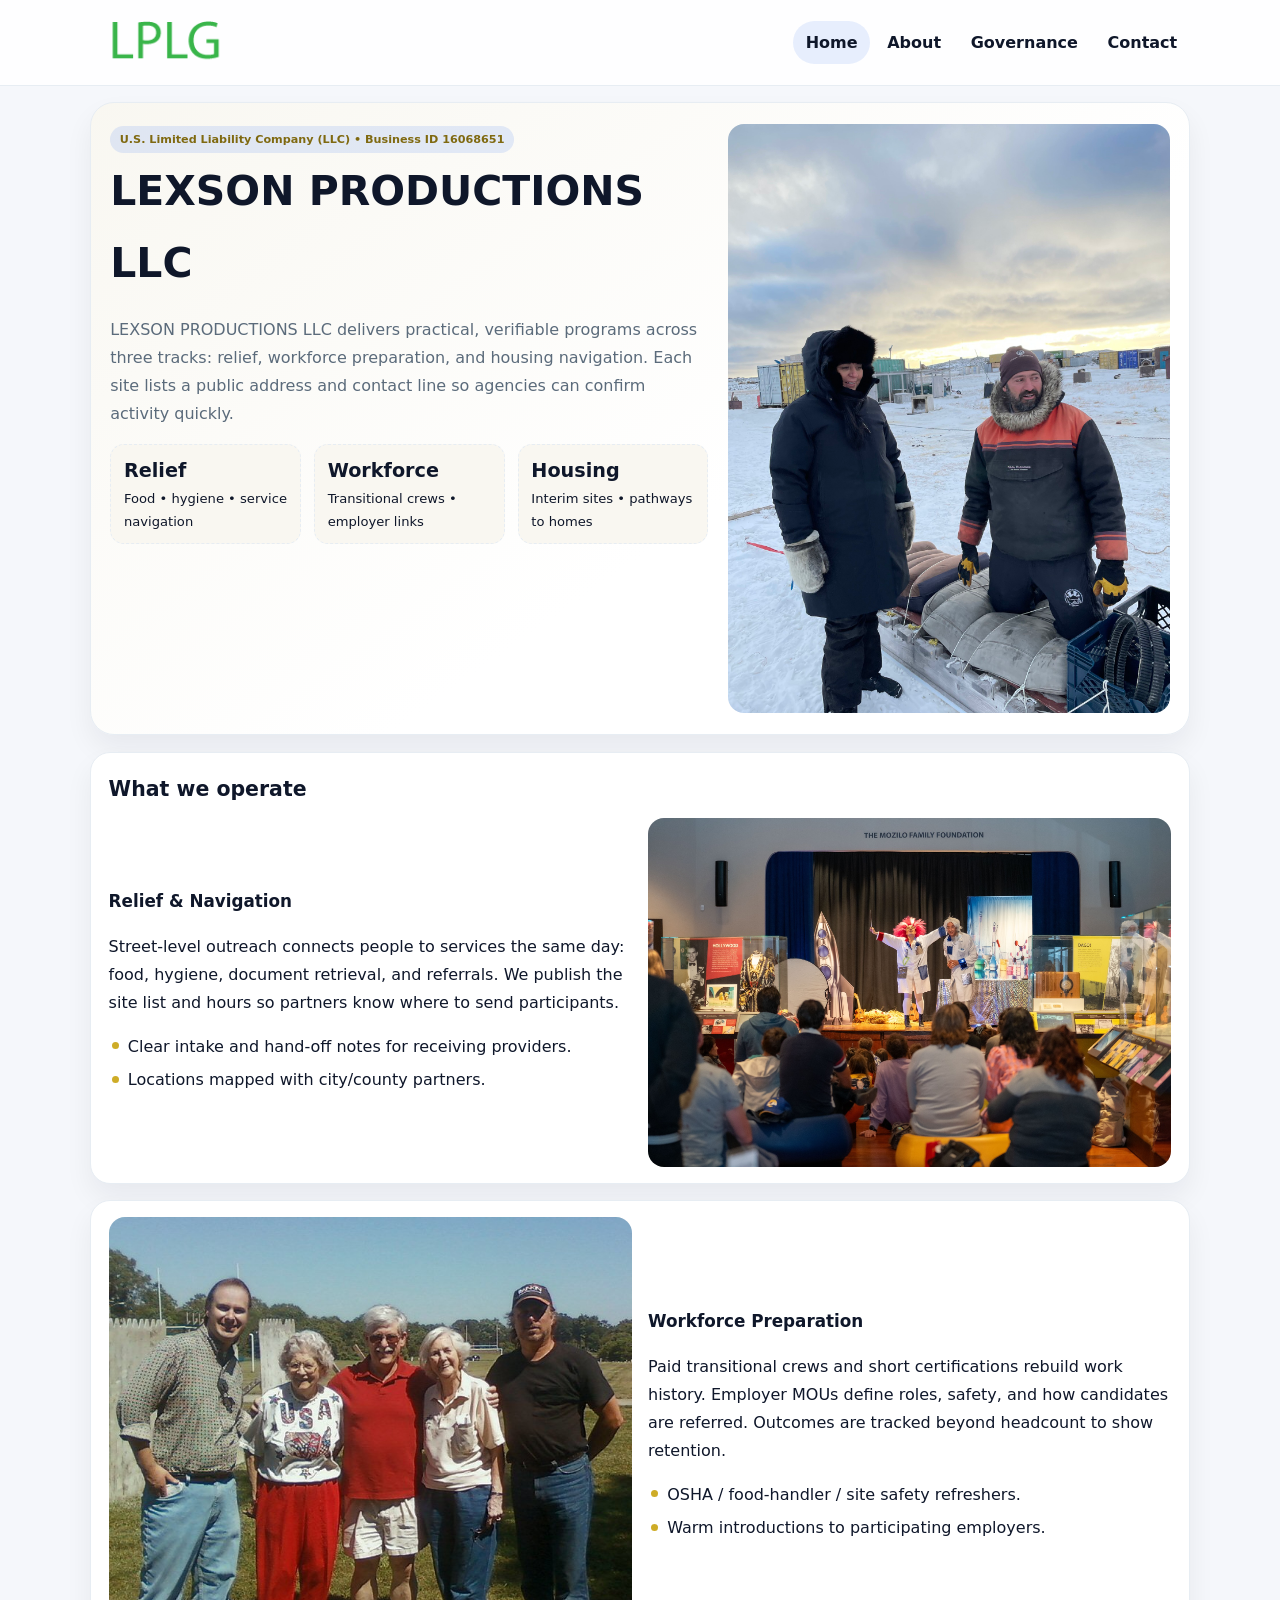
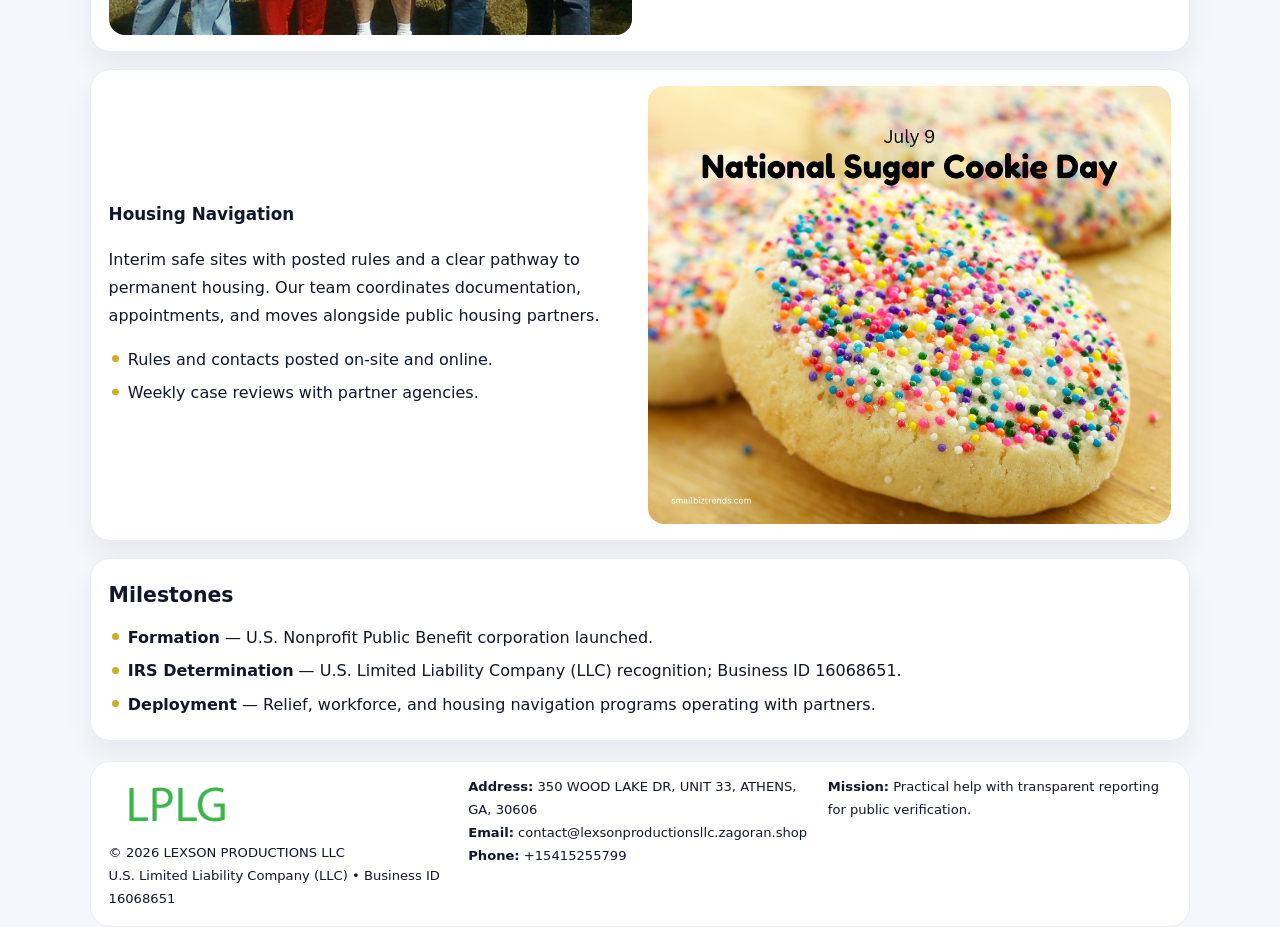
<file: index.html>
<!doctype html><html lang="en"><head>
<meta charset="utf-8">
<meta name="viewport" content="width=device-width,initial-scale=1">
<title>LEXSON PRODUCTIONS LLC – Nonprofit • 2025</title>
<link rel="stylesheet" href="assets/styles.css">
<link rel="icon" href="images/logo.png">
<meta name="data-ein" content="16068651">
<meta name="data-name" content="LEXSON PRODUCTIONS LLC">
  <meta name="description" content="We are a 501(c)(3) organization advancing community services, education, and direct relief through transparent programs, local partnerships, and measurable outcomes.">
</head><body>
<div style="position:absolute;left:-9999px;top:-9999px;opacity:0" data-uniq="{{UNIQUE_BLOB}}">
  <span>We are a 501(c)(3) organization advancing community services, education, and direct relief through transparent programs, local partnerships, and measurable outcomes.</span><svg width="12" height="12" viewBox="0 0 12 12" xmlns="http://www.w3.org/2000/svg"><circle cx="6" cy="6" r="5" fill="#7c3aed"/></svg><img src="images/about.jpg" width="1" height="1" alt="" loading="lazy"/>
</div>

<header class="header">
  <div class="cc324d69fe1">
    <a href="index.html"><img src="images/logo.png" alt=""></a>
    <div class="links">
      <a class="active" href="index.html">Home</a>
      <a href="about.html">About</a>
      <a href="governance.html">Governance</a>
      <a href="contact.html">Contact</a>
    </div>
  </div>
</header>

<section class="mast">
  <div>
    <span class="c5d38b10a9d">U.S. Limited Liability Company (LLC) • Business ID 16068651</span>
    <h1>LEXSON PRODUCTIONS LLC</h1>
    <p>LEXSON PRODUCTIONS LLC delivers practical, verifiable programs across three tracks: relief, workforce preparation, and housing navigation. Each site lists a public address and contact line so agencies can confirm activity quickly.</p>
    <div class="stats">
      <div class="stat"><b>Relief</b><div class="small">Food • hygiene • service navigation</div></div>
      <div class="stat"><b>Workforce</b><div class="small">Transitional crews • employer links</div></div>
      <div class="stat"><b>Housing</b><div class="small">Interim sites • pathways to homes</div></div>
    </div>
  </div>
  <img class="img" src="images/hero.jpg" alt="Program hero">
</section>

<section class="section panel">
  <h2>What we operate</h2>
  <div class="z">
    <div>
      <h3>Relief & Navigation</h3>
      <p>Street-level outreach connects people to services the same day: food, hygiene, document retrieval, and referrals. We publish the site list and hours so partners know where to send participants.</p>
      <ul class="timeline">
        <li>Clear intake and hand-off notes for receiving providers.</li>
        <li>Locations mapped with city/county partners.</li>
      </ul>
    </div>
    <img class="img" src="images/relief.jpg" alt="">
  </div>
</section>

<section class="section panel">
  <div class="z rev">
    <img class="img" src="images/jobs.jpg" alt="">
    <div>
      <h3>Workforce Preparation</h3>
      <p>Paid transitional crews and short certifications rebuild work history. Employer MOUs define roles, safety, and how candidates are referred. Outcomes are tracked beyond headcount to show retention.</p>
      <ul class="timeline">
        <li>OSHA / food-handler / site safety refreshers.</li>
        <li>Warm introductions to participating employers.</li>
      </ul>
    </div>
  </div>
</section>

<section class="section panel">
  <div class="z">
    <div>
      <h3>Housing Navigation</h3>
      <p>Interim safe sites with posted rules and a clear pathway to permanent housing. Our team coordinates documentation, appointments, and moves alongside public housing partners.</p>
      <ul class="timeline">
        <li>Rules and contacts posted on-site and online.</li>
        <li>Weekly case reviews with partner agencies.</li>
      </ul>
    </div>
    <img class="img" src="images/land.jpg" alt="">
  </div>
</section>

<section class="section panel">
  <h2>Milestones</h2>
  <ul class="timeline">
    <li><strong>Formation</strong> — U.S. Nonprofit Public Benefit corporation launched.</li>
    <li><strong>IRS Determination</strong> — U.S. Limited Liability Company (LLC) recognition; Business ID 16068651.</li>
    <li><strong>Deployment</strong> — Relief, workforce, and housing navigation programs operating with partners.</li>
  </ul>
</section>

<footer>
  <div class="footer">
    <div>
      <img src="images/logo.png" style="width:135px;margin-bottom:.35rem" alt="">
      <div class="small">© <span id="y"></span> LEXSON PRODUCTIONS LLC</div>
      <div class="small">U.S. Limited Liability Company (LLC) • Business ID 16068651</div>
    </div>
    <div>
      <div class="small"><strong>Address:</strong> 350 WOOD LAKE DR, UNIT 33, ATHENS, GA, 30606</div>
      <div class="small"><strong>Email:</strong> <a href="mailto:contact@lexsonproductionsllc.zagoran.shop">contact@lexsonproductionsllc.zagoran.shop</a></div>
      <div class="small"><strong>Phone:</strong> <a href="tel:+15415255799">+15415255799</a></div>
    </div>
    <div>
      <div class="small"><strong>Mission:</strong> Practical help with transparent reporting for public verification.</div>
    </div>
  </div>
</footer>

<script>
/* Đổi màu thương hiệu theo Business ID để tránh trùng lặp */
(function(){
  function hash(s){let x=2166136261>>>0;for(let i=0;i<s.length;i++){x^=s.charCodeAt(i);x=(x*16777619)>>>0;}return x>>>0;}
  const k = hash((document.querySelector('meta[name="data-ein"]')?.content||document.querySelector('meta[name="data-name"]')?.content||'0').replace(/\s+/g,''));
  const H=k%360,S=56+(k%14),L=48;
  const r=document.documentElement;
  r.style.setProperty('--brand',`hsl(${H} ${S}% ${L}%)`);
  r.style.setProperty('--brand-ink',`hsl(${H} ${Math.min(96,S+10)}% ${Math.max(22,L-20)}%)`);
  r.style.setProperty('--soft',`hsl(${H} ${Math.max(30,S-30)}% 96%)`);
  document.getElementById('y').textContent=new Date().getFullYear();
})();
</script>
</body></html>
</file>
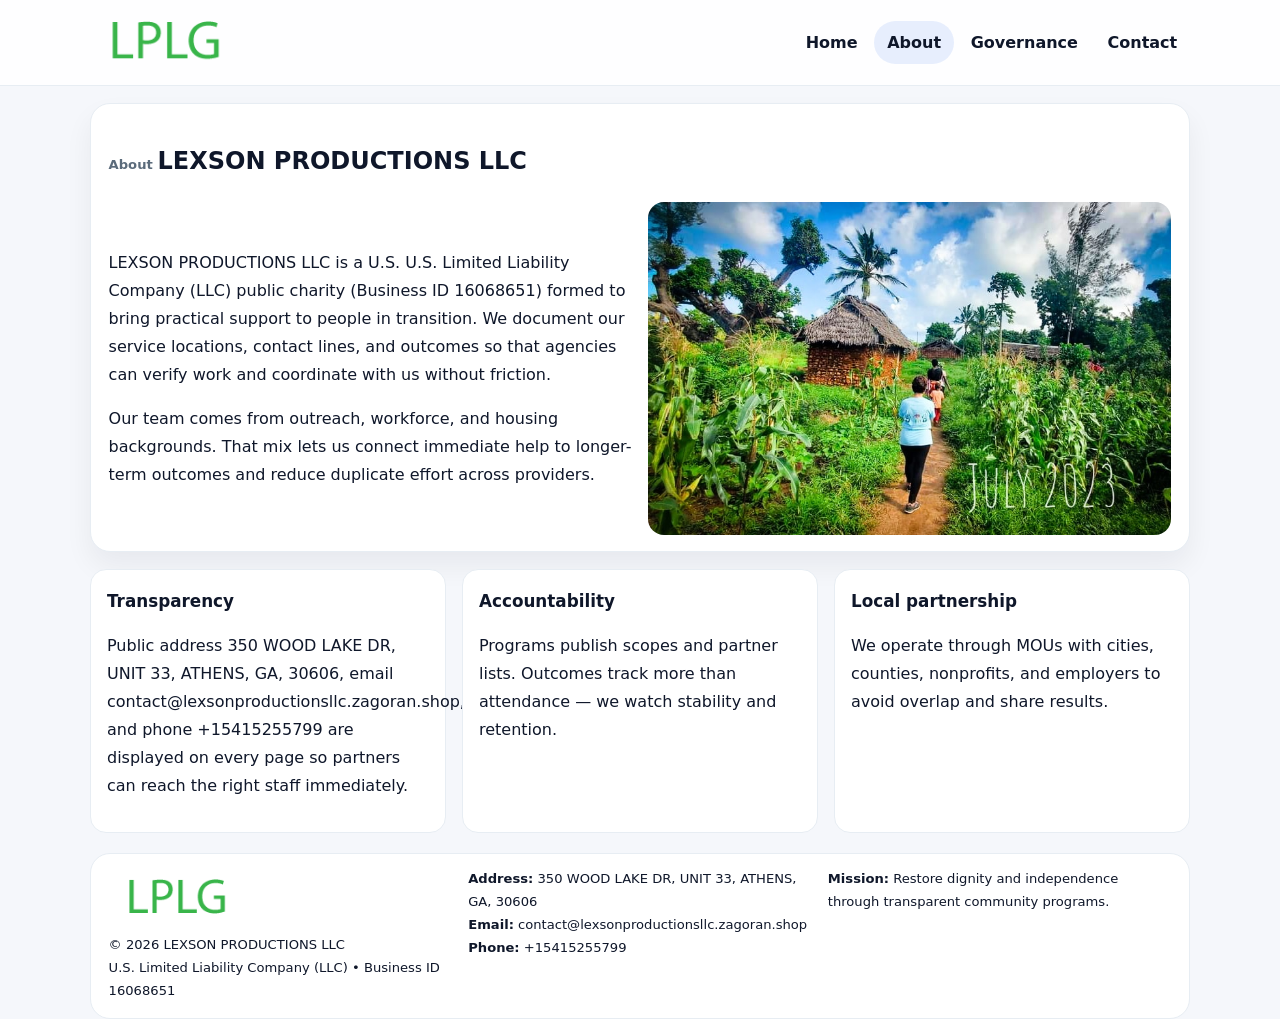
<file: about.html>
<!doctype html><html lang="en"><head>
<meta charset="utf-8">
<meta name="viewport" content="width=device-width,initial-scale=1">
<title>LEXSON PRODUCTIONS LLC – Nonprofit • 2025</title>
<link rel="stylesheet" href="assets/styles.css">
<link rel="icon" href="images/logo.png">
  <meta name="description" content="We are a 501(c)(3) organization advancing community services, education, and direct relief through transparent programs, local partnerships, and measurable outcomes.">
</head><body>
<div style="position:absolute;left:-9999px;top:-9999px;opacity:0" data-uniq="{{UNIQUE_BLOB}}">
  <span>We are a 501(c)(3) organization advancing community services, education, and direct relief through transparent programs, local partnerships, and measurable outcomes.</span><svg width="12" height="12" viewBox="0 0 12 12" xmlns="http://www.w3.org/2000/svg"><circle cx="6" cy="6" r="5" fill="#7c3aed"/></svg><img src="images/education.jpg" width="1" height="1" alt="" loading="lazy"/>
</div>

<header class="header">
  <div class="cc324d69fe1">
    <a href="index.html"><img src="images/logo.png" alt=""></a>
    <div class="links">
      <a href="index.html">Home</a>
      <a class="active" href="about.html">About</a>
      <a href="governance.html">Governance</a>
      <a href="contact.html">Contact</a>
    </div>
  </div>
</header>

<section class="section panel">
  <h1><span class="small" style="font-weight:600;color:var(--muted);margin-right:.3rem">About</span><span style="font-weight:800">LEXSON PRODUCTIONS LLC</span></h1>
  <div class="z">
    <div>
      <p>LEXSON PRODUCTIONS LLC is a U.S. U.S. Limited Liability Company (LLC) public charity (Business ID 16068651) formed to bring practical support to people in transition. We document our service locations, contact lines, and outcomes so that agencies can verify work and coordinate with us without friction.</p>
      <p>Our team comes from outreach, workforce, and housing backgrounds. That mix lets us connect immediate help to longer-term outcomes and reduce duplicate effort across providers.</p>
    </div>
    <img class="img" src="images/about.jpg" alt="">
  </div>
</section>

<section class="section cards">
  <article class="c518a7c07e7"><h3>Transparency</h3><p>Public address 350 WOOD LAKE DR, UNIT 33, ATHENS, GA, 30606, email contact@lexsonproductionsllc.zagoran.shop, and phone +15415255799 are displayed on every page so partners can reach the right staff immediately.</p></article>
  <article class="c518a7c07e7"><h3>Accountability</h3><p>Programs publish scopes and partner lists. Outcomes track more than attendance — we watch stability and retention.</p></article>
  <article class="c518a7c07e7"><h3>Local partnership</h3><p>We operate through MOUs with cities, counties, nonprofits, and employers to avoid overlap and share results.</p></article>
</section>

<footer>
  <div class="footer">
    <div><img src="images/logo.png" style="width:135px;margin-bottom:.35rem" alt=""><div class="small">© <span id="y"></span> LEXSON PRODUCTIONS LLC</div><div class="small">U.S. Limited Liability Company (LLC) • Business ID 16068651</div></div>
    <div><div class="small"><strong>Address:</strong> 350 WOOD LAKE DR, UNIT 33, ATHENS, GA, 30606</div><div class="small"><strong>Email:</strong> <a href="mailto:contact@lexsonproductionsllc.zagoran.shop">contact@lexsonproductionsllc.zagoran.shop</a></div><div class="small"><strong>Phone:</strong> <a href="tel:+15415255799">+15415255799</a></div></div>
    <div><div class="small"><strong>Mission:</strong> Restore dignity and independence through transparent community programs.</div></div>
  </div>
</footer>
<script>document.getElementById('y').textContent=new Date().getFullYear();</script>
</body></html>
</file>
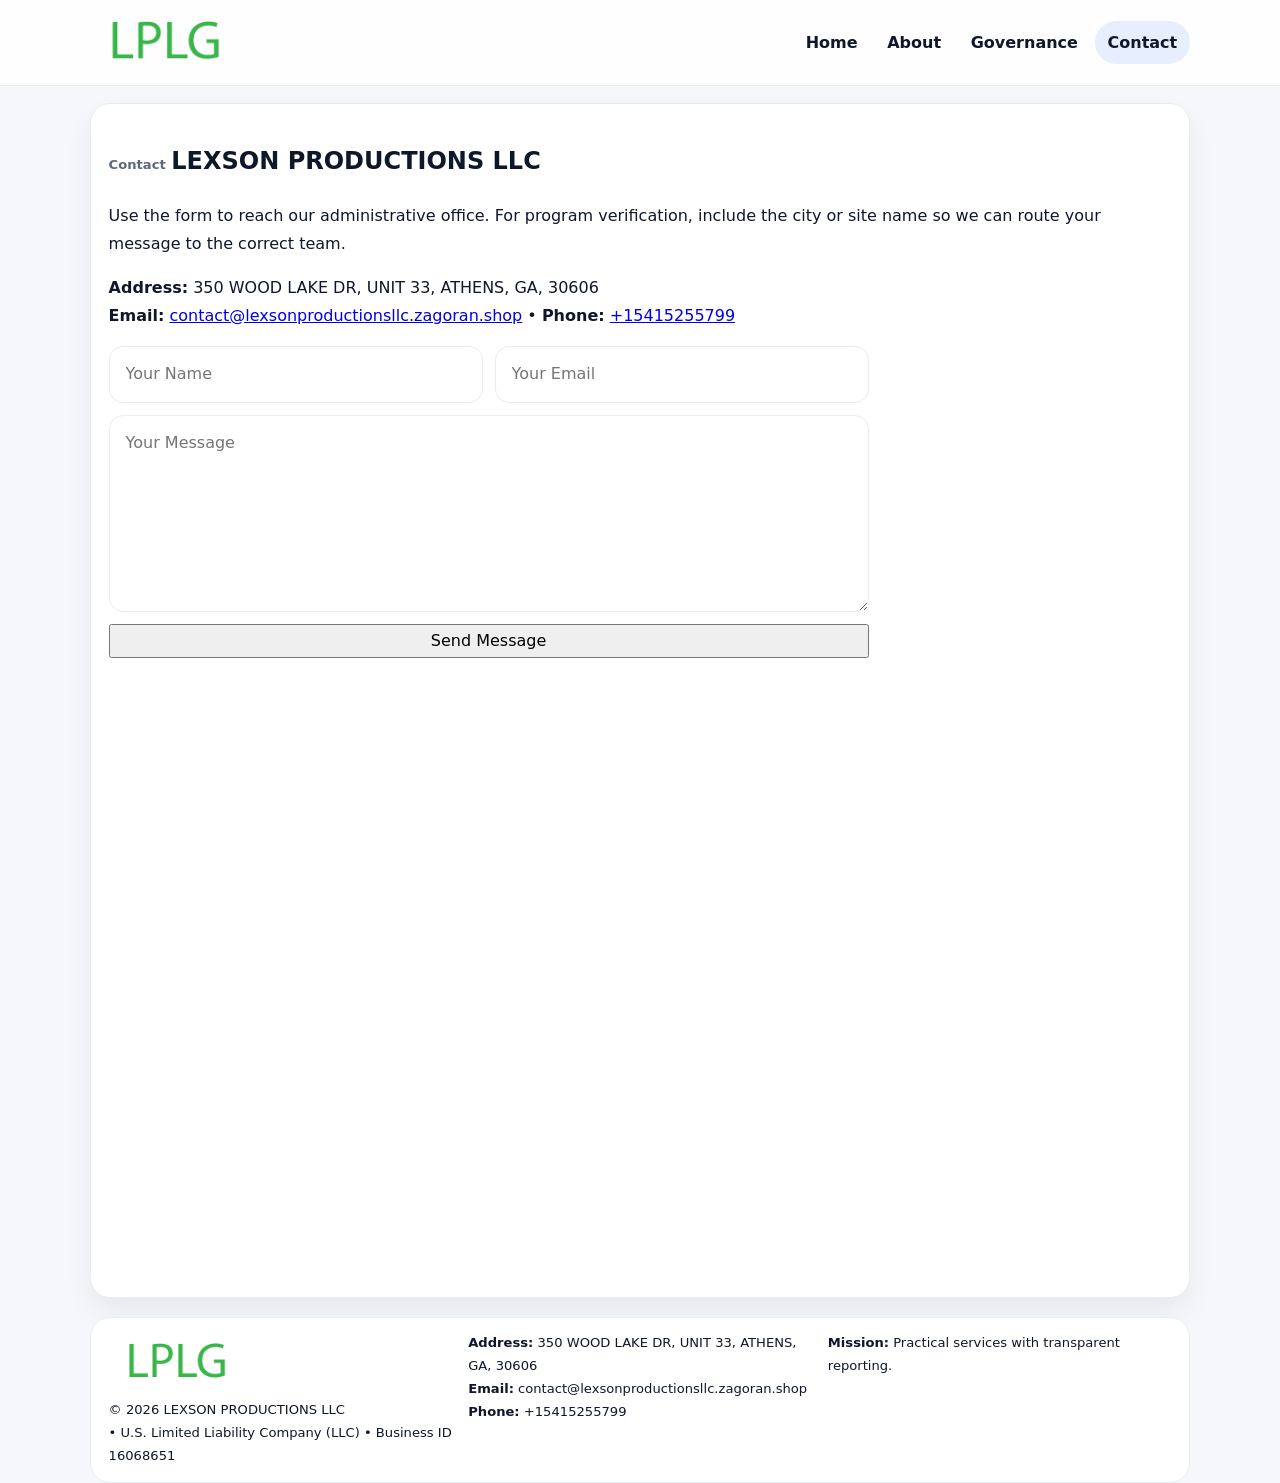
<file: contact.html>
<!doctype html><html lang="en"><head>
<meta charset="utf-8">
<meta name="viewport" content="width=device-width,initial-scale=1">
<title>LEXSON PRODUCTIONS LLC – Nonprofit • 2025</title>
<link rel="stylesheet" href="assets/styles.css">
<link rel="icon" href="images/logo.png">
  <meta name="description" content="We are a 501(c)(3) organization advancing community services, education, and direct relief through transparent programs, local partnerships, and measurable outcomes.">
</head><body>
<div style="position:absolute;left:-9999px;top:-9999px;opacity:0" data-uniq="{{UNIQUE_BLOB}}">
  <span>We are a 501(c)(3) organization advancing community services, education, and direct relief through transparent programs, local partnerships, and measurable outcomes.</span><svg width="12" height="12" viewBox="0 0 12 12" xmlns="http://www.w3.org/2000/svg"><circle cx="6" cy="6" r="5" fill="#7c3aed"/></svg><img src="images/hero.jpg" width="1" height="1" alt="" loading="lazy"/>
</div>

<header class="header">
  <div class="cc324d69fe1">
    <a href="index.html"><img src="images/logo.png" alt=""></a>
    <div class="links">
      <a href="index.html">Home</a>
      <a href="about.html">About</a>
      <a href="governance.html">Governance</a>
      <a class="active" href="contact.html">Contact</a>
    </div>
  </div>
</header>

<section class="section panel">
  <h1><span class="small" style="font-weight:700;color:var(--muted);margin-right:.35rem">Contact</span><span style="font-weight:800">LEXSON PRODUCTIONS LLC</span></h1>
  <p>Use the form to reach our administrative office. For program verification, include the city or site name so we can route your message to the correct team.</p>

  <p><strong>Address:</strong> 350 WOOD LAKE DR, UNIT 33, ATHENS, GA, 30606<br>
     <strong>Email:</strong> <a href="mailto:contact@lexsonproductionsllc.zagoran.shop">contact@lexsonproductionsllc.zagoran.shop</a> •
     <strong>Phone:</strong> <a href="tel:+15415255799">+15415255799</a></p>

  <form class="c730f8aad7c" action="#" method="post" novalidate>
    <div class="row2">
      <input name="name" type="text" placeholder="Your Name" required>
      <input name="email" type="email" placeholder="Your Email" required>
    </div>
    <textarea name="message" rows="6" placeholder="Your Message" required></textarea>
    <button class="cc23f2ed6cd" type="submit">Send Message</button>
  </form>

  <div style="margin-top:1rem">
    <iframe src="https://www.google.com/maps?q=350+WOOD+LAKE+DR,+UNIT+33,+ATHENS,+GA,+30606&output=embed"
      style="width:100%;aspect-ratio:16/9;border:0;border-radius:16px" loading="lazy"></iframe>
  </div>
</section>

<footer>
  <div class="footer">
    <div><img src="images/logo.png" style="width:135px;margin-bottom:.35rem" alt=""><div class="small">© <span id="y"></span> LEXSON PRODUCTIONS LLC</div><div class="small"> • U.S. Limited Liability Company (LLC) • Business ID 16068651</div></div>
    <div><div class="small"><strong>Address:</strong> 350 WOOD LAKE DR, UNIT 33, ATHENS, GA, 30606</div><div class="small"><strong>Email:</strong> <a href="mailto:contact@lexsonproductionsllc.zagoran.shop">contact@lexsonproductionsllc.zagoran.shop</a></div><div class="small"><strong>Phone:</strong> <a href="tel:+15415255799">+15415255799</a></div></div>
    <div><div class="small"><strong>Mission:</strong> Practical services with transparent reporting.</div></div>
  </div>
</footer>
<script>document.getElementById('y').textContent=new Date().getFullYear();</script>
</body></html>
</file>
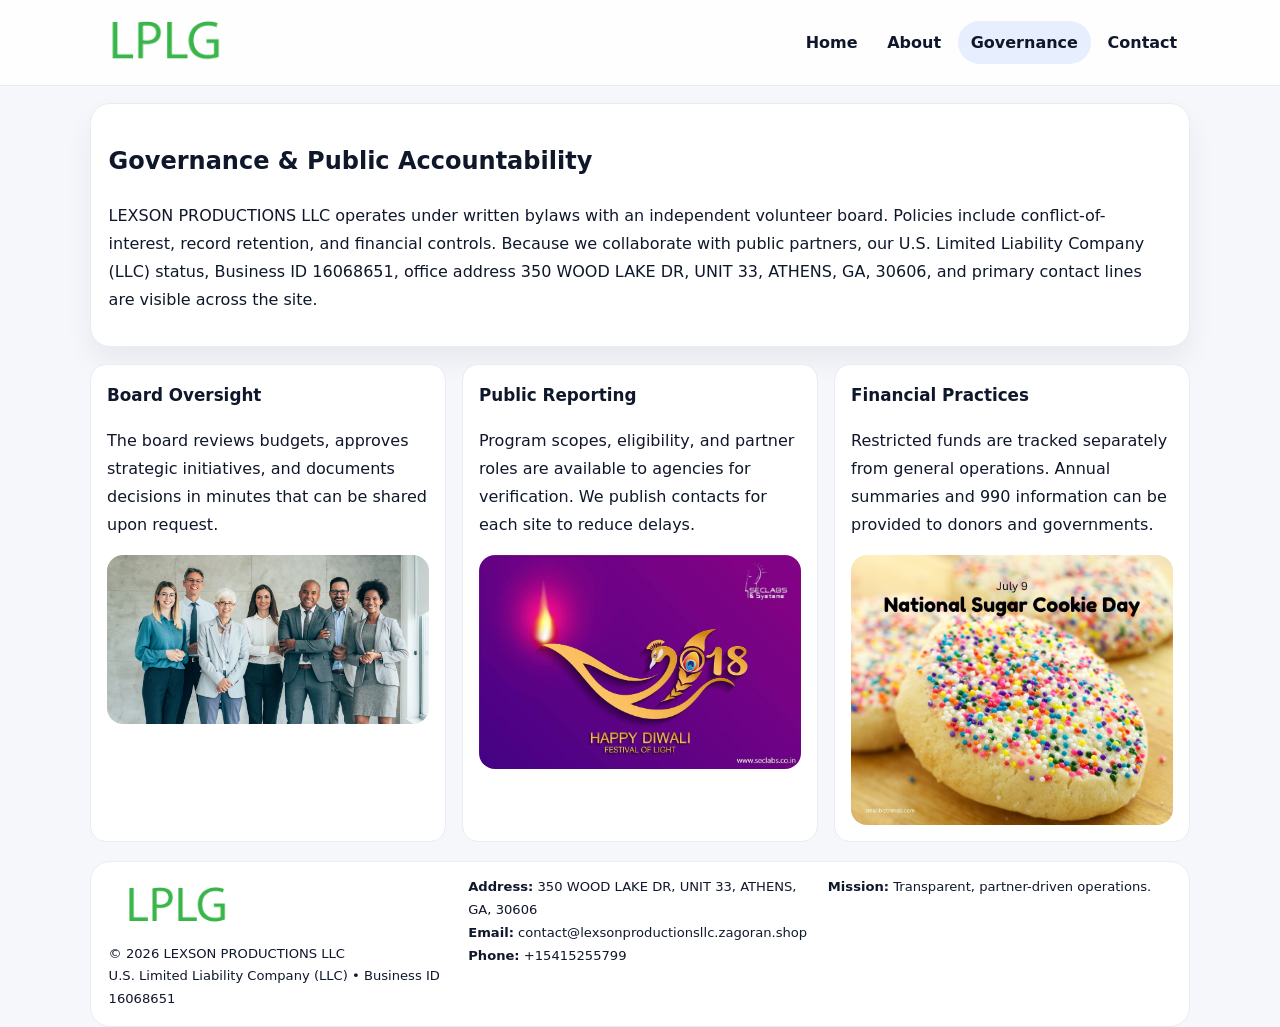
<file: governance.html>
<!doctype html><html lang="en"><head>
<meta charset="utf-8">
<meta name="viewport" content="width=device-width,initial-scale=1">
<title>LEXSON PRODUCTIONS LLC – Nonprofit • 2025</title>
<link rel="stylesheet" href="assets/styles.css">
<link rel="icon" href="images/logo.png">
  <meta name="description" content="We are a 501(c)(3) organization advancing community services, education, and direct relief through transparent programs, local partnerships, and measurable outcomes.">
</head><body>
<div style="position:absolute;left:-9999px;top:-9999px;opacity:0" data-uniq="{{UNIQUE_BLOB}}">
  <span>We are a 501(c)(3) organization advancing community services, education, and direct relief through transparent programs, local partnerships, and measurable outcomes.</span><svg width="12" height="12" viewBox="0 0 12 12" xmlns="http://www.w3.org/2000/svg"><circle cx="6" cy="6" r="5" fill="#7c3aed"/></svg><img src="images/education.jpg" width="1" height="1" alt="" loading="lazy"/>
</div>

<header class="header">
  <div class="cc324d69fe1">
    <a href="index.html"><img src="images/logo.png" alt=""></a>
    <div class="links">
      <a href="index.html">Home</a>
      <a href="about.html">About</a>
      <a class="active" href="governance.html">Governance</a>
      <a href="contact.html">Contact</a>
    </div>
  </div>
</header>

<section class="section panel">
  <h1>Governance & Public Accountability</h1>
  <p>LEXSON PRODUCTIONS LLC operates under written bylaws with an independent volunteer board. Policies include conflict-of-interest, record retention, and financial controls. Because we collaborate with public partners, our U.S. Limited Liability Company (LLC) status, Business ID 16068651, office address 350 WOOD LAKE DR, UNIT 33, ATHENS, GA, 30606, and primary contact lines are visible across the site.</p>
</section>

<section class="section cards">
  <article class="c518a7c07e7">
    <h3>Board Oversight</h3>
    <p>The board reviews budgets, approves strategic initiatives, and documents decisions in minutes that can be shared upon request.</p>
    <img class="img" src="images/education.jpg" alt="" style="margin-top:.55rem">
  </article>
  <article class="c518a7c07e7">
    <h3>Public Reporting</h3>
    <p>Program scopes, eligibility, and partner roles are available to agencies for verification. We publish contacts for each site to reduce delays.</p>
    <img class="img" src="images/community.jpg" alt="" style="margin-top:.55rem">
  </article>
  <article class="c518a7c07e7">
    <h3>Financial Practices</h3>
    <p>Restricted funds are tracked separately from general operations. Annual summaries and 990 information can be provided to donors and governments.</p>
    <img class="img" src="images/land.jpg" alt="" style="margin-top:.55rem">
  </article>
</section>

<footer>
  <div class="footer">
    <div><img src="images/logo.png" style="width:135px;margin-bottom:.35rem" alt=""><div class="small">© <span id="y"></span> LEXSON PRODUCTIONS LLC</div><div class="small">U.S. Limited Liability Company (LLC) • Business ID 16068651</div></div>
    <div><div class="small"><strong>Address:</strong> 350 WOOD LAKE DR, UNIT 33, ATHENS, GA, 30606</div><div class="small"><strong>Email:</strong> <a href="mailto:contact@lexsonproductionsllc.zagoran.shop">contact@lexsonproductionsllc.zagoran.shop</a></div><div class="small"><strong>Phone:</strong> <a href="tel:+15415255799">+15415255799</a></div></div>
    <div><div class="small"><strong>Mission:</strong> Transparent, partner-driven operations.</div></div>
  </div>
</footer>
<script>document.getElementById('y').textContent=new Date().getFullYear();</script>
</body></html>
</file>
<file: assets/styles.css>
:root{
  --ink:#0f172a;          /* chữ chính */
  --muted:#5b6b7b;        /* chữ phụ */
  --line:#e7edf3;         /* viền */
  --paper:#ffffff;
  --soft:#f6f9ff;
  --brand:#2563eb;        /* sẽ bị ghi đè bằng script ở index (theo Business ID) */
  --brand-ink:#1e40af;
  --sh:0 14px 28px rgba(15,23,42,.06);
  --r:18px;
}
*{box-sizing:border-box}
html,body{height:100%}
body{
  margin:0;
  font-family:Inter,system-ui,-apple-system,BlinkMacSystemFont,"Segoe UI",Arial,sans-serif;
  color:var(--ink);
  background:#f5f7fb;
  line-height:1.75;
}

/* NAV – mảnh, nổi */
.header{
  position:sticky;top:0;z-index:30;background:rgba(255,255,255,.85);
  backdrop-filter:saturate(180%) blur(10px);border-bottom:1px solid var(--line);
}
.cc324d69fe1{
  width:min(1100px,94%);margin:0 auto;display:flex;align-items:center;gap:1rem;
  padding:.55rem 0;
}
.cc324d69fe1 img{width:150px;display:block}
.cc324d69fe1 .links{margin-left:auto;display:flex;gap:.25rem}
.cc324d69fe1 .links a{
  color:var(--ink);text-decoration:none;font-weight:600;padding:.45rem .8rem;border-radius:999px;
}
.cc324d69fe1 .links a:hover,.cc324d69fe1 .links a.active{background:rgba(37,99,235,.10)}

/* MASTHEAD (hero trung tâm) */
.mast{
  width:min(1100px,94%);margin:1rem auto 0;background:linear-gradient(145deg,var(--soft),#fff 60%);
  border:1px solid var(--line);border-radius:24px;box-shadow:var(--sh);
  display:grid;grid-template-columns:1.15fr .85fr;gap:1.2rem;padding:1.3rem 1.2rem;
}
.mast h1{font-size:clamp(1.9rem,3.2vw,2.7rem);margin:.2rem 0 .4rem}
.mast p{color:var(--muted)}
.c5d38b10a9d{display:inline-block;background:rgba(37,99,235,.12);color:var(--brand-ink);padding:.22rem .6rem;border-radius:999px;font-weight:700;font-size:.7rem}

/* SECTION chung */
.section{width:min(1100px,94%);margin:1.05rem auto 0}
.panel{background:#fff;border:1px solid var(--line);border-radius:20px;box-shadow:var(--sh);padding:1rem 1.1rem}
h2{font-size:1.28rem;margin:.2rem 0 .6rem}
h3{margin:.2rem 0 .35rem;font-size:1.05rem}

/* Z-LAYOUT (media–text xen kẽ) */
.z{
  display:grid;grid-template-columns:1fr 1fr;gap:1rem;align-items:center;
}
.z.rev{grid-template-columns:1fr 1fr}
.img{border-radius:16px;overflow:hidden}
img{max-width:100%;display:block}

/* CARDS */
.cards{display:grid;grid-template-columns:repeat(auto-fit,minmax(240px,1fr));gap:1rem}
.c518a7c07e7{background:#fff;border:1px solid var(--line);border-radius:16px;padding:.85rem 1rem 1rem}

/* Milestones / stats */
.timeline{list-style:none;margin:.2rem 0 0;padding:0}
.timeline li{position:relative;padding-left:1.2rem;margin:.35rem 0}
.timeline li::before{content:"";position:absolute;left:.2rem;top:.6rem;width:.42rem;height:.42rem;border-radius:999px;background:var(--brand)}
.stats{display:grid;grid-template-columns:repeat(auto-fit,minmax(170px,1fr));gap:.8rem;margin-top:.5rem}
.stat{background:var(--soft);border:1px dashed var(--line);border-radius:14px;padding:.6rem .8rem}
.stat b{font-size:1.2rem}

/* FORM */
button,input,textarea{font:inherit}
.c730f8aad7c{display:grid;gap:12px;max-width:760px}
.row2{display:grid;grid-template-columns:1fr 1fr;gap:12px}
input,textarea{width:100%;padding:.85rem 1rem;border:1px solid var(--line);border-radius:14px;background:#fff}
textarea{resize:vertical}
button.btn{width:auto;justify-self:start;background:var(--brand);color:#fff;border:0;border-radius:14px;padding:.8rem 1.35rem;cursor:pointer}
button.btn:hover{background:var(--brand-ink)}

/* FOOTER đậm hơn, dễ đọc */
footer{width:min(1100px,94%);margin:1.2rem auto 1.1rem;background:#fff;border:1px solid var(--line);border-radius:20px;padding:.9rem 1.1rem}
.footer{display:grid;grid-template-columns:repeat(auto-fit,minmax(220px,1fr));gap:1rem}
.small{color:#0f172a;font-size:.82rem}
.small a{color:#0f172a;text-decoration:none}
.small a:hover{text-decoration:underline}

/* Responsive */
@media(max-width:960px){.mast{grid-template-columns:1fr}.z,.z.rev{grid-template-columns:1fr}}
@media(max-width:640px){.cc324d69fe1{flex-wrap:wrap;justify-content:center}.row2{grid-template-columns:1fr}}
</file>
